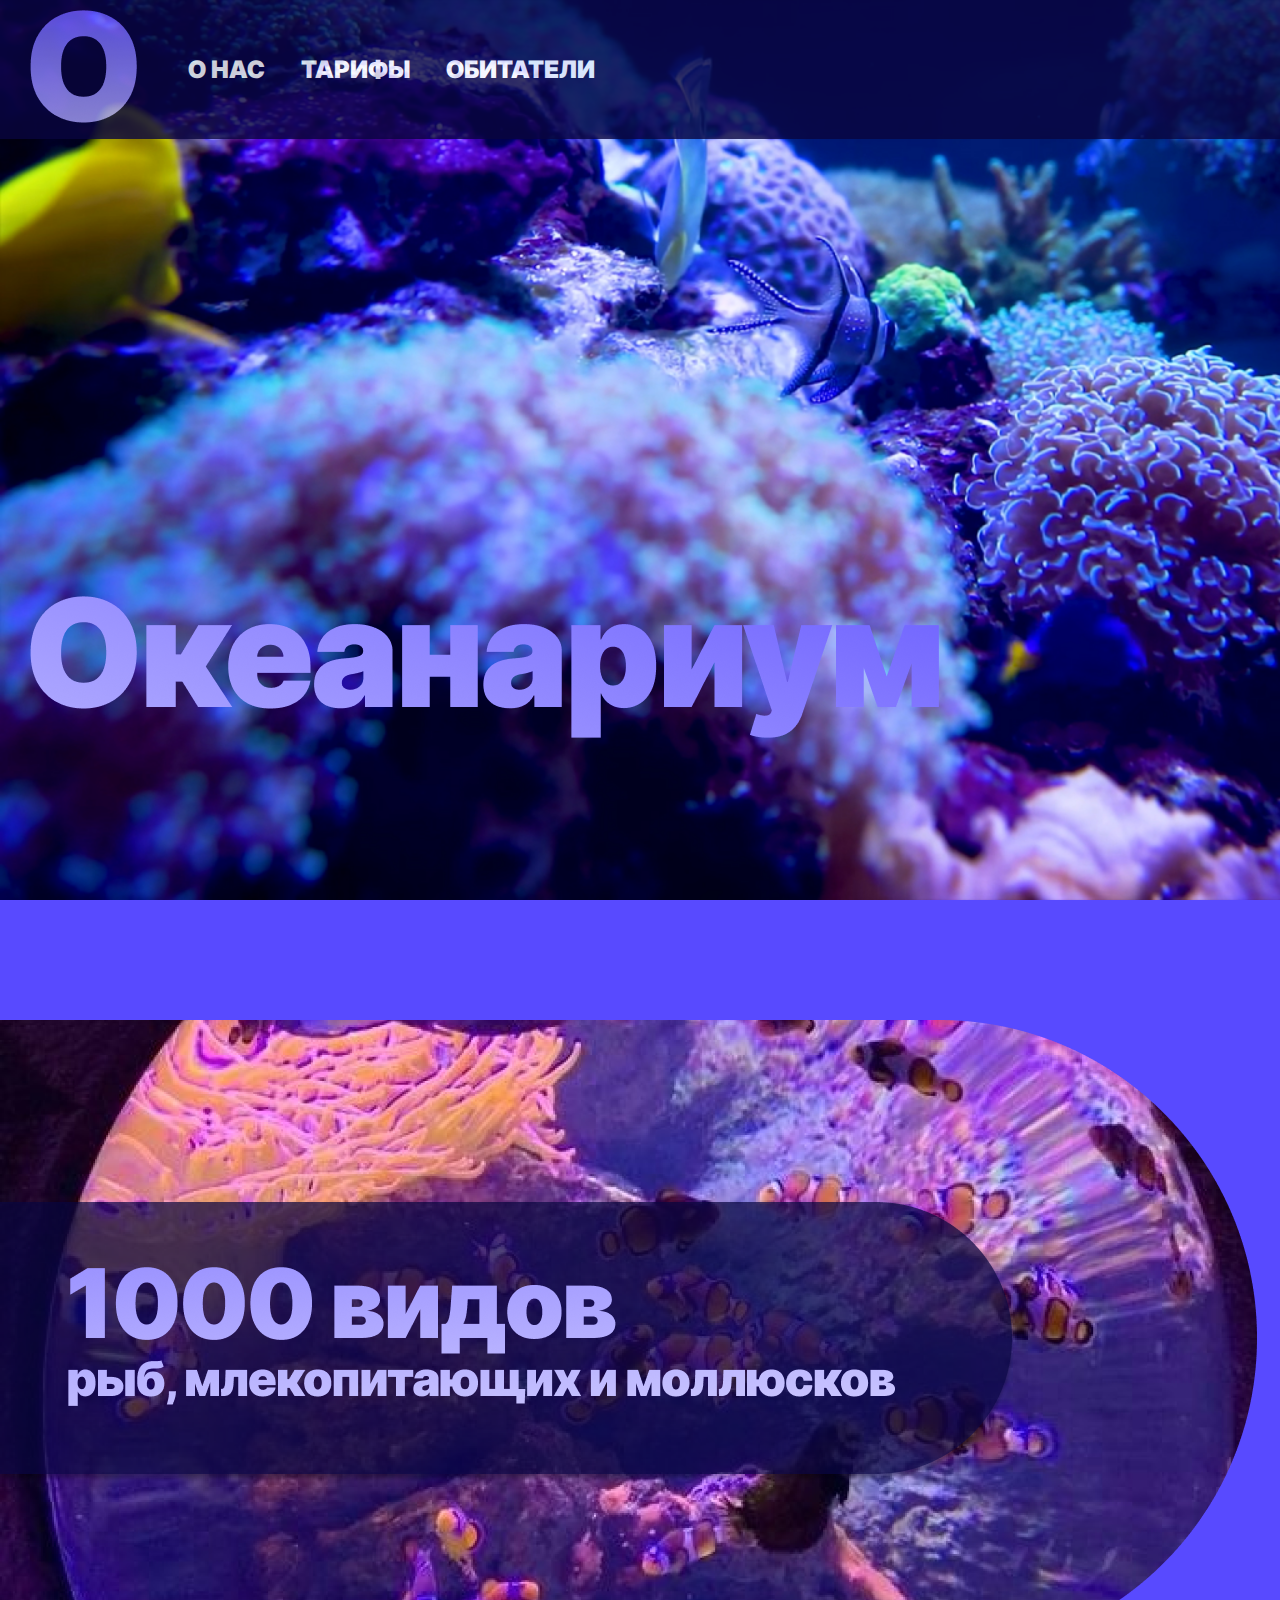
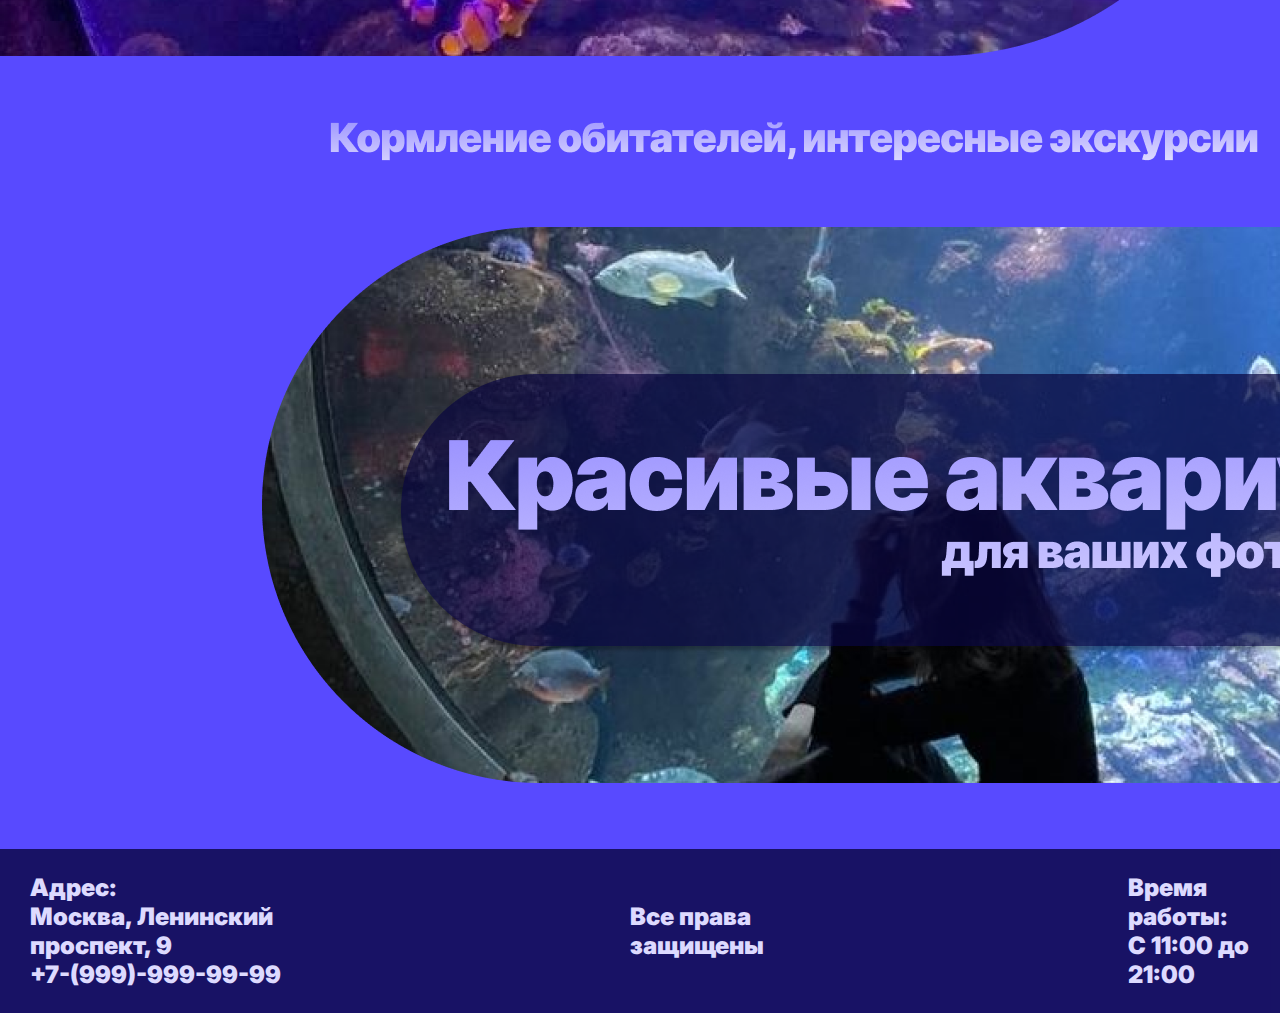
<file: html/index.html>
<!DOCTYPE html>
<html lang="en">
<head>
    <meta charset="UTF-8">
    <meta name="viewport" content="width=device-width, initial-scale=1.0">
    <title>Oceanarium</title>
    <link rel="stylesheet" href="css/main.css">
    <link rel="preconnect" href="https://fonts.googleapis.com">
    <link rel="preconnect" href="https://fonts.gstatic.com" crossorigin>
    <link href="https://fonts.googleapis.com/css2?family=Inter:wght@100..900&display=swap" rel="stylesheet">
</head>
<body>
    <div class="header">
        <div class="header-line">
            <div class= "rectangle">
                <div class="container">
                    <div class="header-logo">
                        <a href="index.html">
                            <img src="img/logo.png" alt="">
                        </a>
                    </div>
                    <div class="nav">
                        <a class="nav-item" href="index.html">О НАС</a>
                        <a class="nav-item" href="catalog.html">ТАРИФЫ</a>
                        <a class="nav-item" href="fishes.html">ОБИТАТЕЛИ</a>
                    </div>
                    
                </div>
            </div>
        </div>
        <div class="article">
            <img src="img/Океанариум_text.png" alt="">
        </div> 

         
    </div>
    <div class="main">
       <img class = "main-item-left" src="img/1000 видов.png" alt="">
       <img class = "main-item-center" src="img/corm_text.png" alt="">
       <img class = "main-item-right" src="img/Aquariums_pic.png" alt="">
    </div>
    <div class="bottom">
            <p class="address-text">
                Адрес: <br />
                Москва, Ленинский проспект, 9<br />
                +7-(999)-999-99-99
            </p>

            <p class="rights-text"> 
                Все права защищены
            </p>

            <p class="time-text">
                Время работы: <br />
                С 11:00 до 21:00
            </p>
    </div>
</body>
</html>
</file>
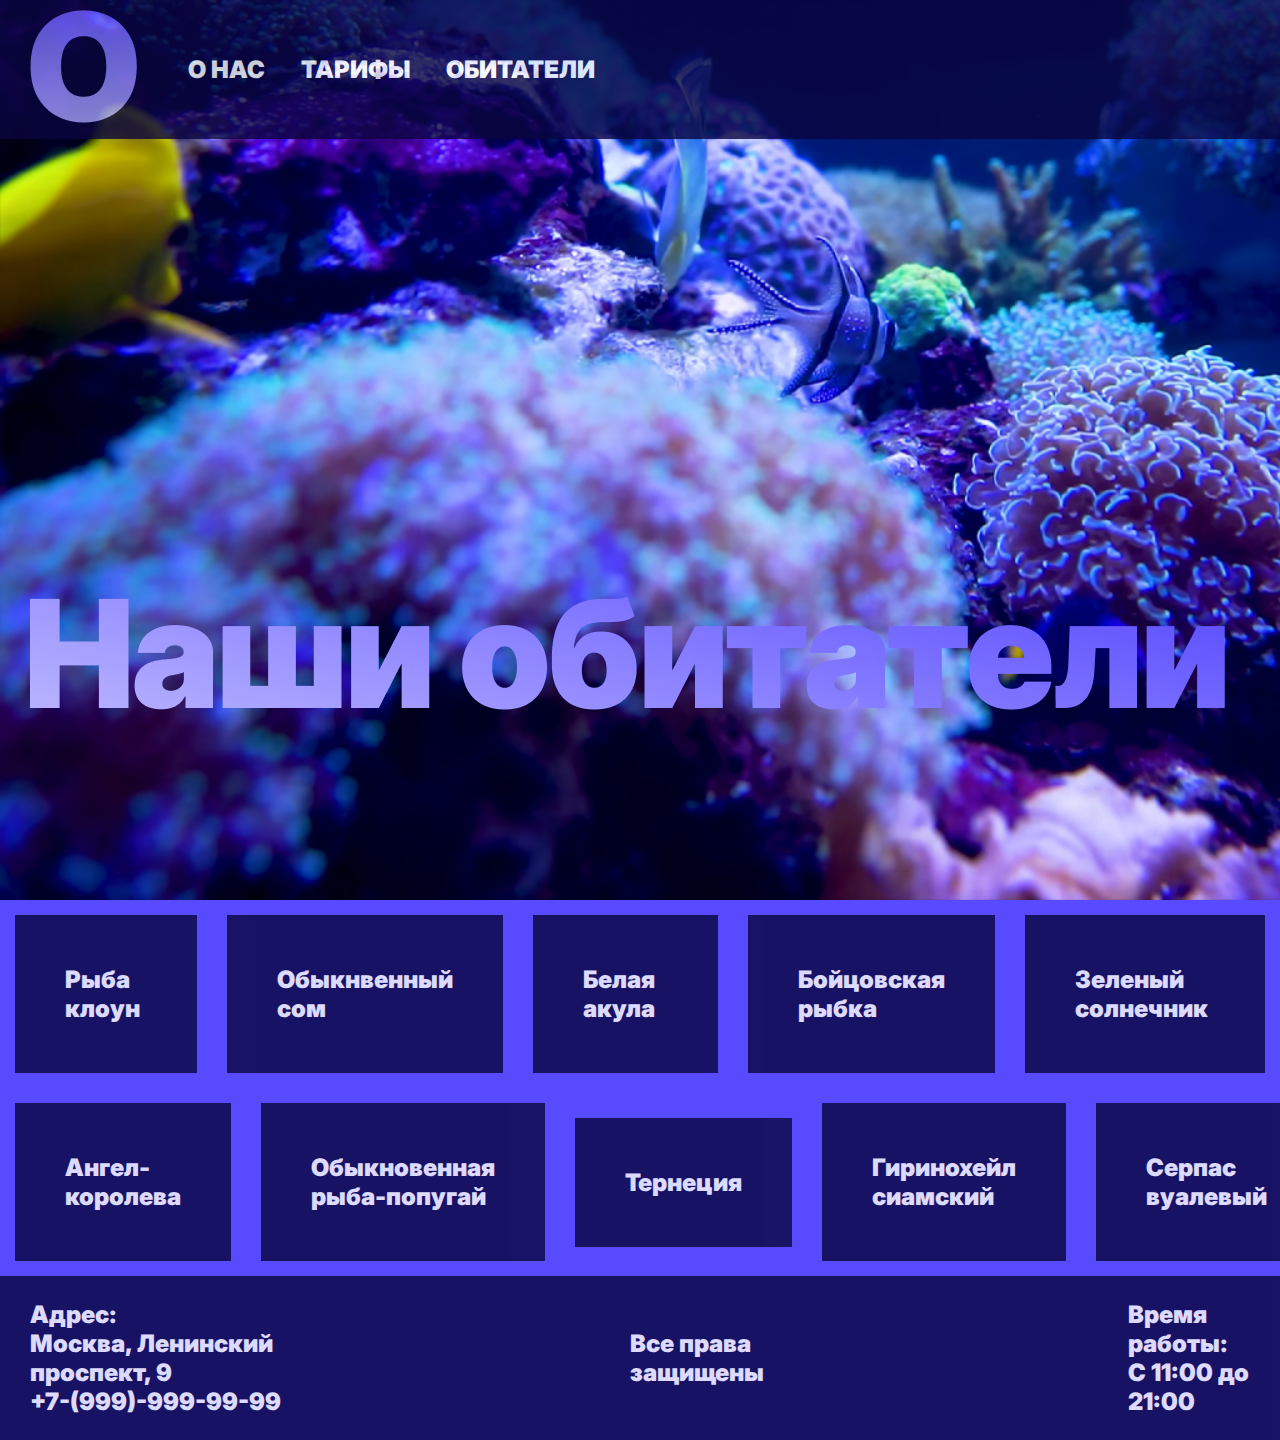
<file: html/fishes.html>
<!DOCTYPE html>
<html lang="en">
<head>
    <meta charset="UTF-8">
    <meta name="viewport" content="width=device-width, initial-scale=1.0">
    <title>Oceanarium - fishes</title>
    <link rel="stylesheet" href="css/main.css">
    <link rel="preconnect" href="https://fonts.googleapis.com">
    <link rel="preconnect" href="https://fonts.gstatic.com" crossorigin>
    <link href="https://fonts.googleapis.com/css2?family=Inter:wght@100..900&display=swap" rel="stylesheet">

</head>
<body>
    <div class="header">
        <div class="header-line">
            <div class= "rectangle">
                <div class="container">
                    <div class="header-logo">
                        <a href="index.html">
                            <img src="img/logo.png" alt="">
                        </a>
                    </div>
                    <div class="nav">
                        <a class="nav-item" href="index.html">О НАС</a>
                        <a class="nav-item" href="catalog.html">ТАРИФЫ</a>
                        <a class="nav-item" href="fishes.html">ОБИТАТЕЛИ</a>
                    </div>
                    
                    
                </div>
            </div>
            <div class="article">
                <img src="img/fishes-article.png" alt="">
            </div> 
        </div>
    </div>

    <div class="main-fishes">
        <div class="line">
            <div class="card">
                Рыба клоун
            </div>
            <div class="card">
                Обыкнвенный сом
            </div>
            <div class="card">
                Белая акула
            </div>
            <div class="card">
                Бойцовская рыбка
            </div>
            <div class="card">
                Зеленый солнечник
            </div>
        </div>
        
        <div class="line">
            <div class="card">
                Ангел-королева
            </div>
            <div class="card">
                Обыкновенная рыба-попугай
            </div>
            <div class="card">
                Тернеция
            </div>
            <div class="card">
                Гиринохейл сиамский
            </div>
            <div class="card">
                Серпас вуалевый
            </div>
        </div>
    </div>

    <div class="bottom">
        <p class="address-text">
            Адрес: <br />
            Москва, Ленинский проспект, 9<br />
            +7-(999)-999-99-99
        </p>

        <p class="rights-text"> 
            Все права защищены
        </p>

        <p class="time-text">
            Время работы: <br />
            С 11:00 до 21:00
        </p>
    </div>
</body>
</html>
</file>
<file: html/css/main.css>
body {
    margin: 0;
    background-color: #584AFF;
    height: 100vh;
    background-size: cover;
    font-family: "Inter", sans-serif;
    font-weight: 1000;
    font-size: 24px;
    color: white;
}

.header {
    background-image: url(../img/header.jpg);
    background-repeat: no-repeat;
    height: 100vh;
    background-size: cover;
}

.container {
    margin: 0px 30px;
    display: flex;
    align-items: center;
}

.header-logo{
    margin-top: 10px;
    margin-bottom: 10px;
}

.rectangle {
    background-color: #09053F;
    background-size: cover;
    opacity: 80%;
}

.nav{
    margin-left: 51px;
}
.nav-item{
    text-decoration: none;
    color: white;
    margin-right: 31px;
}

.article{
    margin-top: 457px;
    margin-left: 30px;
}

.main{
    margin: 0px 0px;
    padding: 0px 0px;
    margin-top: 60px;
}

.main-item-left{
    margin-top: 60px;
    margin-left: 0px;
}


.main-item-center{
    margin-top: 60px;
    margin-left: 330px;
}


.main-item-right{
    margin-top: 60px;
    margin-bottom: 60px;
    margin-left: 262px;
    padding-right: 0px;
}

.bottom{
    background-color: #09053F;
    background-size: 100vh;
    opacity: 80%;
    color: white;
    display: flex;
    align-items: center;
}

.address-text{
    margin-left: 30px;
}

.rights-text{
    margin-left: 292px;
    margin-right: 292px;
}

.price{
    margin: 200px 360px;
    display: flex;
    
}

.card{
    margin: 15px 15px;
    padding: 50px 50px;
    background-color: #09053F;
    opacity: 80%;
}

.line{
    display: flex;
    align-items: center;
}
</file>
